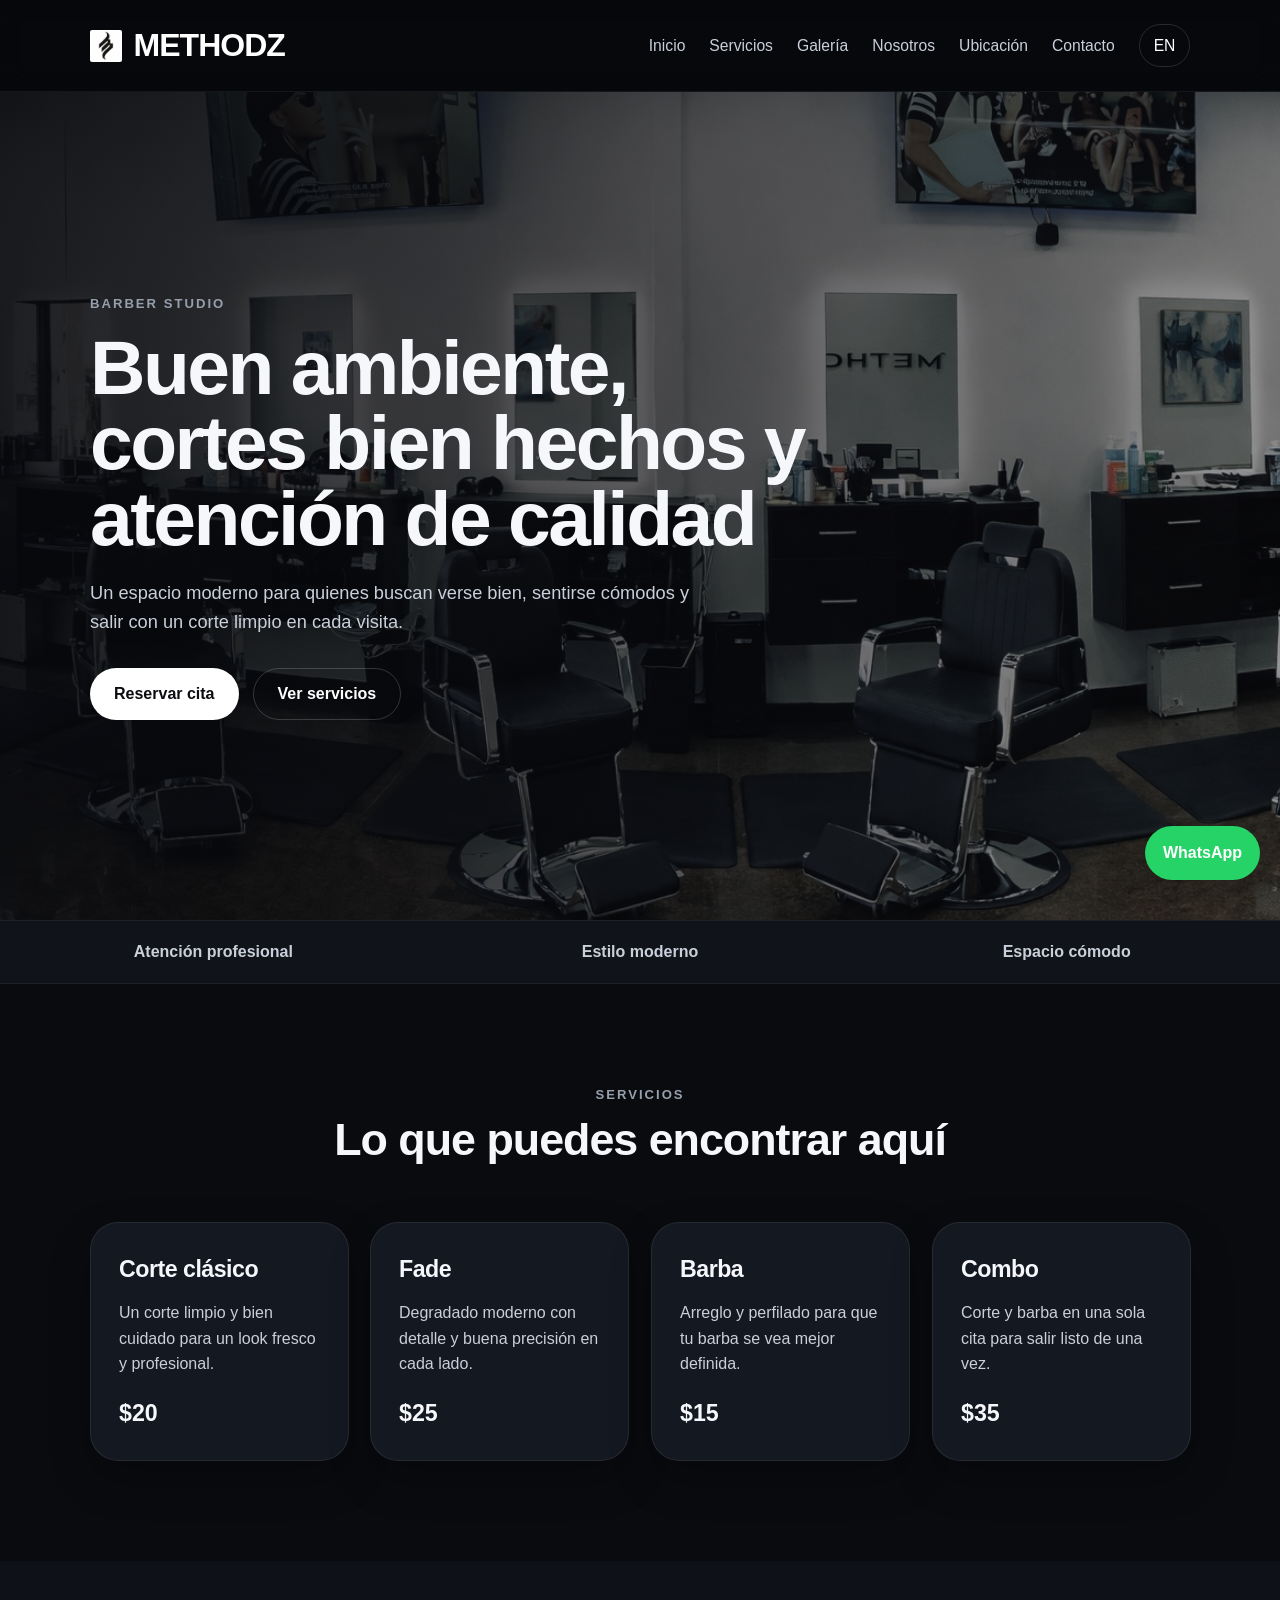
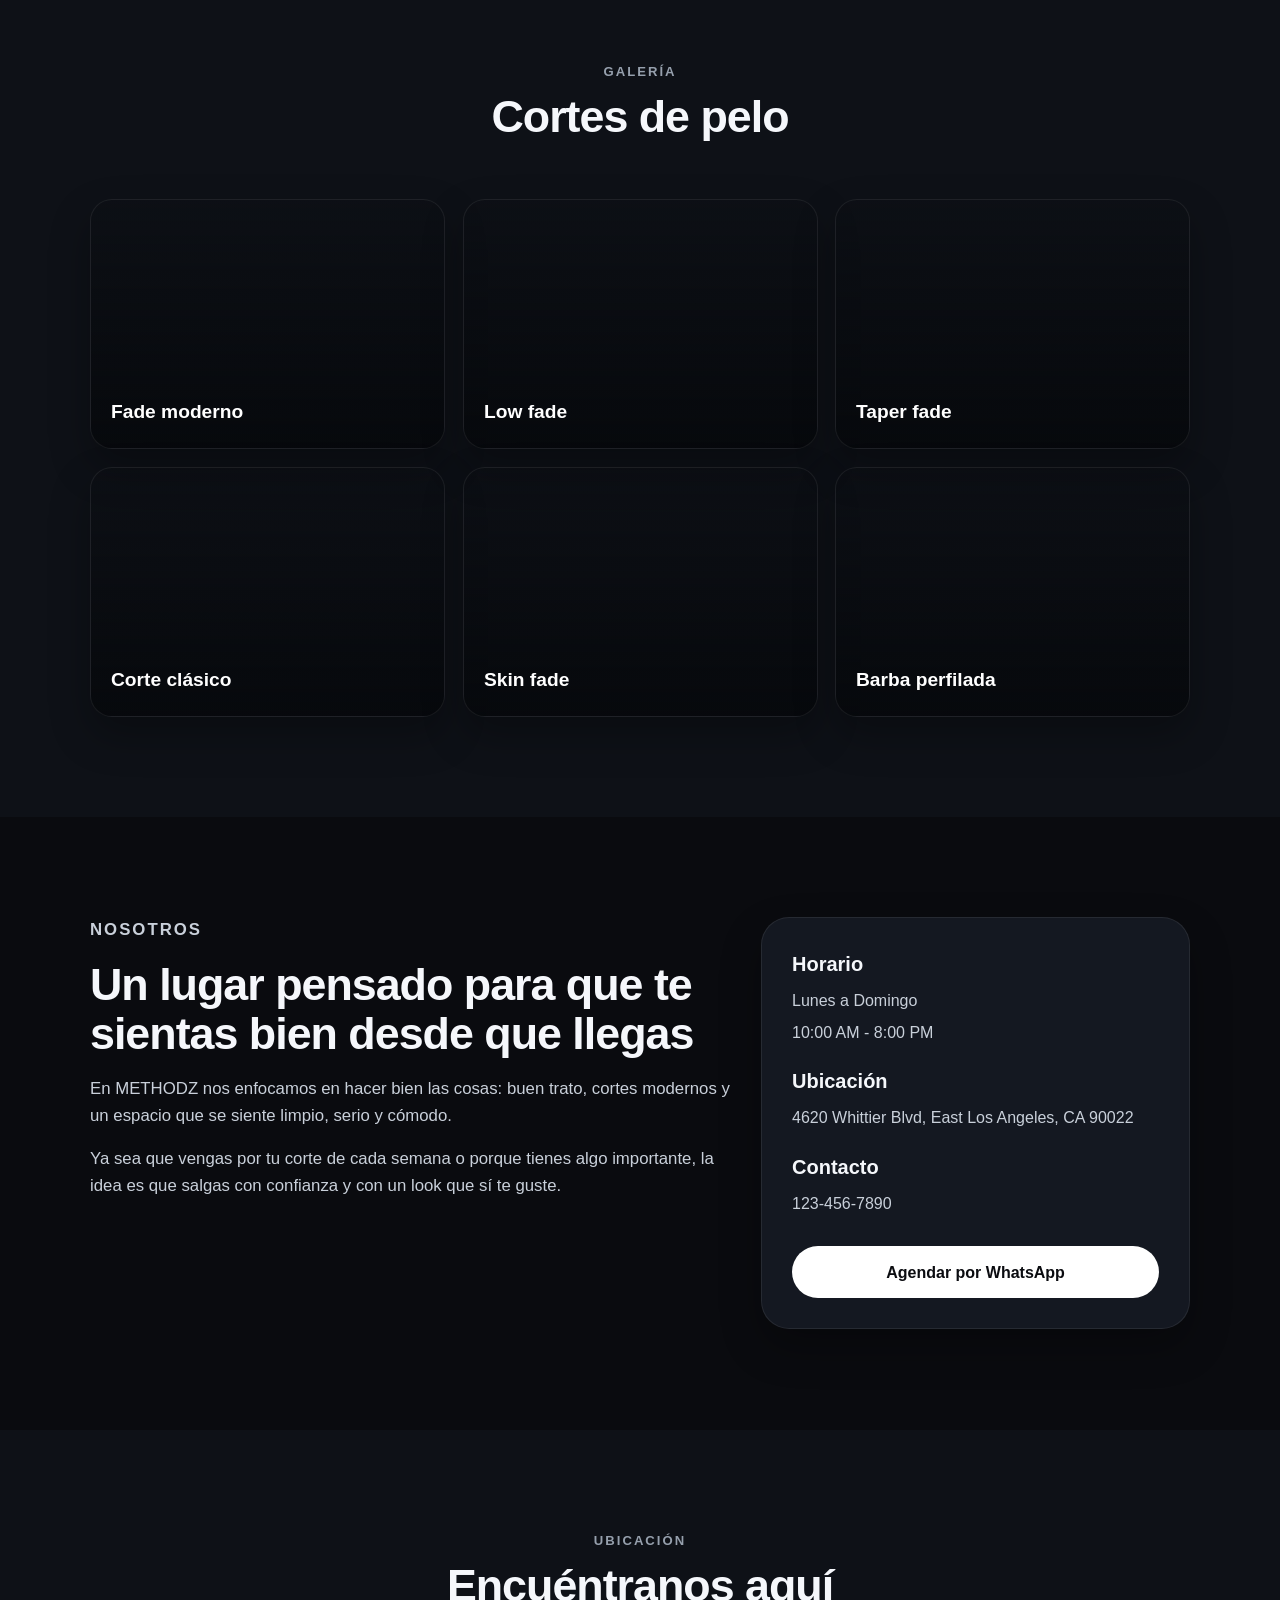
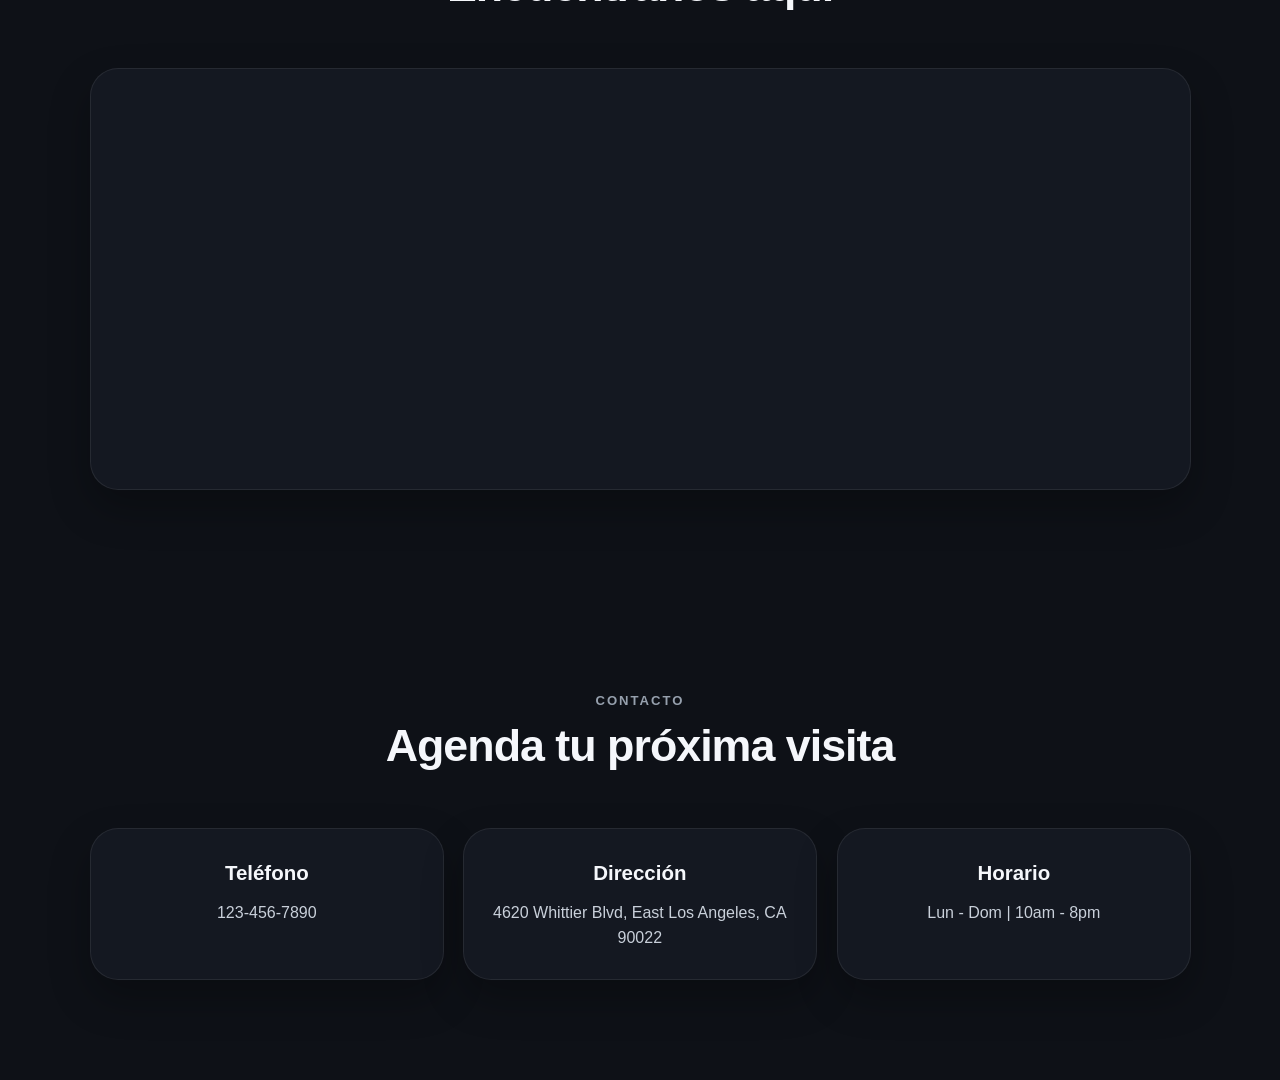
<file: index.html>
<!DOCTYPE html>
<html lang="es">
<head>
  <meta charset="UTF-8" />
  <meta name="viewport" content="width=device-width, initial-scale=1.0" />
  <meta name="description" content="METHODZ Barber Studio. Cortes modernos, atención profesional y un espacio premium en East Los Angeles." />
  <meta http-equiv="Content-Security-Policy" content="default-src 'self'; img-src 'self' https: data:; style-src 'self' 'unsafe-inline' https://fonts.googleapis.com; font-src 'self' https://fonts.gstatic.com data:; script-src 'self'; frame-src https://www.google.com https://maps.google.com; object-src 'none'; base-uri 'self'; form-action 'self'; frame-ancestors 'none'; upgrade-insecure-requests" />
  <meta http-equiv="Referrer-Policy" content="strict-origin-when-cross-origin" />
  <meta http-equiv="X-Content-Type-Options" content="nosniff" />
  <meta name="color-scheme" content="dark" />
  <title>METHODZ Barber Studio</title>

  <link rel="preconnect" href="https://fonts.googleapis.com" />
  <link rel="preconnect" href="https://fonts.gstatic.com" crossorigin />
  <link
    href="https://fonts.googleapis.com/css2?family=Inter:wght@400;500;600;700;800&display=swap"
    rel="stylesheet"
  />
  <link rel="stylesheet" href="styles.css" />
</head>
<body style="--hero-image: url('images/fondo-final.png');">
  <header class="header">
    <a href="#inicio" class="logo" aria-label="Ir al inicio de METHODZ">
      <img src="images/logo.jpg" alt="Logo de METHODZ" class="logo-img" />
      <span>METHODZ</span>
    </a>

    <button
      class="menu-toggle"
      type="button"
      aria-label="Abrir menú"
      aria-expanded="false"
      aria-controls="main-nav"
    >
      ☰
    </button>

    <nav class="nav" id="main-nav" aria-label="Navegación principal">
      <a href="#inicio">Inicio</a>
      <a href="#servicios">Servicios</a>
      <a href="#galeria">Galería</a>
      <a href="#nosotros">Nosotros</a>
      <a href="#mapa">Ubicación</a>
      <a href="#contacto">Contacto</a>
      <a href="en/index.html" class="lang-link">EN</a>
    </nav>
  </header>

  <main>
    <section id="inicio" class="hero">
      <div class="hero-overlay"></div>

      <div class="hero-content reveal">
        <p class="eyebrow">BARBER STUDIO</p>
        <h1>Buen ambiente, cortes bien hechos y atención de calidad</h1>
        <p class="hero-text">
          Un espacio moderno para quienes buscan verse bien, sentirse cómodos
          y salir con un corte limpio en cada visita.
        </p>

        <div class="hero-buttons">
          <a
            href="https://wa.me/13235551234"
            target="_blank"
            rel="noopener noreferrer"
            class="btn btn-primary"
          >
            Reservar cita
          </a>

          <a href="#servicios" class="btn btn-secondary">
            Ver servicios
          </a>
        </div>
      </div>
    </section>

    <section class="mini-bar reveal" aria-label="Puntos destacados">
      <div>Atención profesional</div>
      <div>Estilo moderno</div>
      <div>Espacio cómodo</div>
    </section>

    <section id="servicios" class="section">
      <div class="section-heading reveal">
        <p>Servicios</p>
        <h2>Lo que puedes encontrar aquí</h2>
      </div>

      <div class="services-grid">
        <article class="card reveal">
          <h3>Corte clásico</h3>
          <p>Un corte limpio y bien cuidado para un look fresco y profesional.</p>
          <span>$20</span>
        </article>

        <article class="card reveal">
          <h3>Fade</h3>
          <p>Degradado moderno con detalle y buena precisión en cada lado.</p>
          <span>$25</span>
        </article>

        <article class="card reveal">
          <h3>Barba</h3>
          <p>Arreglo y perfilado para que tu barba se vea mejor definida.</p>
          <span>$15</span>
        </article>

        <article class="card reveal">
          <h3>Combo</h3>
          <p>Corte y barba en una sola cita para salir listo de una vez.</p>
          <span>$35</span>
        </article>
      </div>
    </section>

    <section id="galeria" class="section alt-section">
      <div class="section-heading reveal">
        <p>Galería</p>
        <h2>Cortes de pelo</h2>
      </div>

      <div class="gallery-grid">
        <div class="gallery-item reveal" style="--card-image: url('https://images.unsplash.com/photo-1621605815971-fbc98d665033?auto=format&fit=crop&w=1200&q=80');">Fade moderno</div>
        <div class="gallery-item reveal" style="--card-image: url('https://images.unsplash.com/photo-1599351431202-1e0f0137899a?auto=format&fit=crop&w=1200&q=80');">Low fade</div>
        <div class="gallery-item reveal" style="--card-image: url('https://images.unsplash.com/photo-1517832606299-7ae9b720a186?auto=format&fit=crop&w=1200&q=80');">Taper fade</div>
        <div class="gallery-item reveal" style="--card-image: url('https://images.unsplash.com/photo-1503951914875-452162b0f3f1?auto=format&fit=crop&w=1200&q=80');">Corte clásico</div>
        <div class="gallery-item reveal" style="--card-image: url('https://images.unsplash.com/photo-1622286342621-4bd786c2447c?auto=format&fit=crop&w=1200&q=80');">Skin fade</div>
        <div class="gallery-item reveal" style="--card-image: url('https://images.unsplash.com/photo-1585747860715-2ba37e788b70?auto=format&fit=crop&w=1200&q=80');">Barba perfilada</div>
      </div>
    </section>

    <section id="nosotros" class="section">
      <div class="about-grid">
        <div class="about-text reveal">
          <p class="small-title">Nosotros</p>
          <h2>Un lugar pensado para que te sientas bien desde que llegas</h2>
          <p>
            En METHODZ nos enfocamos en hacer bien las cosas: buen trato,
            cortes modernos y un espacio que se siente limpio, serio y cómodo.
          </p>
          <p>
            Ya sea que vengas por tu corte de cada semana o porque tienes algo
            importante, la idea es que salgas con confianza y con un look que sí te guste.
          </p>
        </div>

        <aside class="info-card reveal">
          <h3>Horario</h3>
          <p>Lunes a Domingo</p>
          <p>10:00 AM - 8:00 PM</p>

          <h3>Ubicación</h3>
          <p>4620 Whittier Blvd, East Los Angeles, CA 90022</p>

          <h3>Contacto</h3>
          <p>123-456-7890</p>

          <a
            href="https://wa.me/13235551234"
            target="_blank"
            rel="noopener noreferrer"
            class="btn btn-primary full-btn"
          >
            Agendar por WhatsApp
          </a>
        </aside>
      </div>
    </section>

    <section id="mapa" class="section alt-section">
      <div class="section-heading reveal">
        <p>Ubicación</p>
        <h2>Encuéntranos aquí</h2>
      </div>

      <div class="map-card reveal">
        <iframe
          src="https://www.google.com/maps?q=4620+Whittier+Blvd,+East+Los+Angeles,+CA+90022&output=embed"
          loading="lazy"
          allowfullscreen
          referrerpolicy="no-referrer-when-downgrade"
          title="Mapa de METHODZ Barber Studio"
        ></iframe>
      </div>
    </section>

    <section id="contacto" class="section contact-section">
      <div class="section-heading reveal">
        <p>Contacto</p>
        <h2>Agenda tu próxima visita</h2>
      </div>

      <div class="contact-grid">
        <article class="contact-card reveal">
          <h3>Teléfono</h3>
          <p>123-456-7890</p>
        </article>

        <article class="contact-card reveal">
          <h3>Dirección</h3>
          <p>4620 Whittier Blvd, East Los Angeles, CA 90022</p>
        </article>

        <article class="contact-card reveal">
          <h3>Horario</h3>
          <p>Lun - Dom | 10am - 8pm</p>
        </article>
      </div>
    </section>
  </main>

  <a
    href="https://wa.me/13235551234"
    target="_blank"
    rel="noopener noreferrer"
    class="floating-btn"
    aria-label="Contactar por WhatsApp"
  >
    WhatsApp
  </a>

  <script src="script.js"></script>
</body>
</html>
</file>
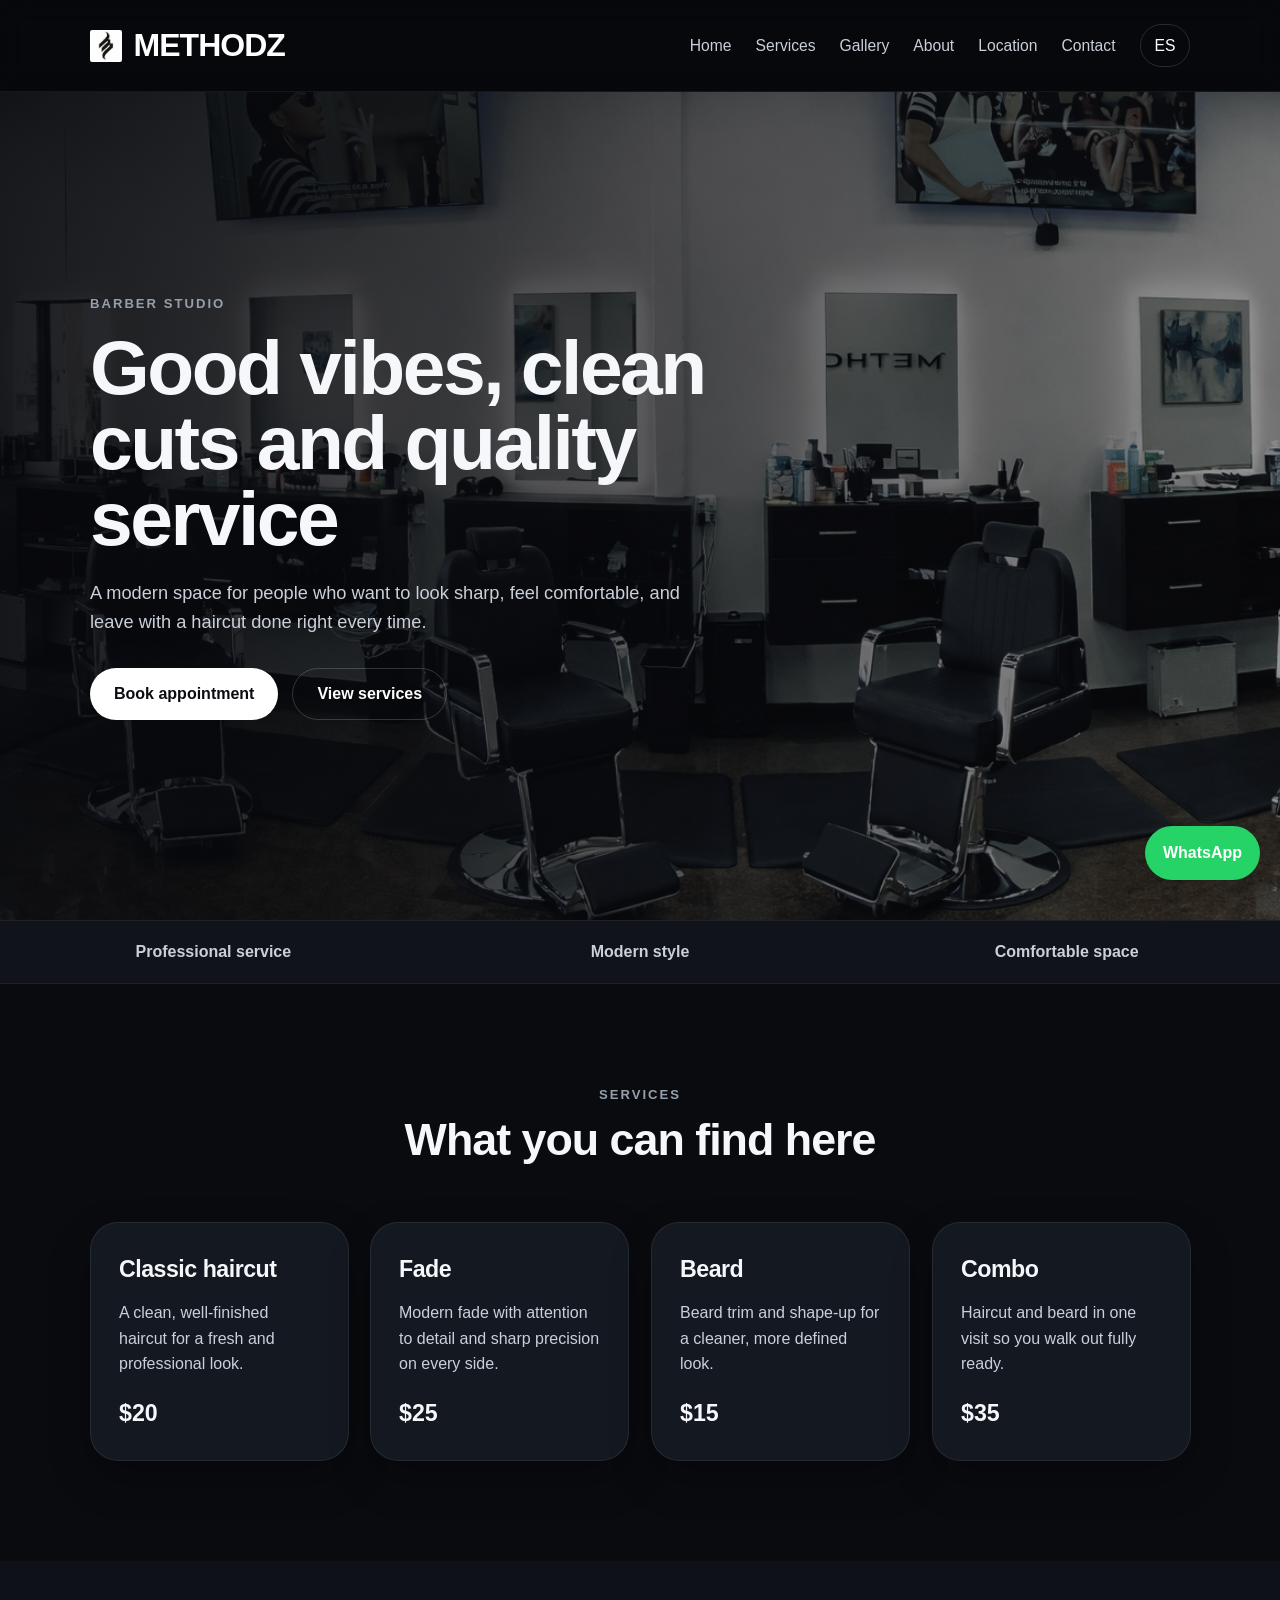
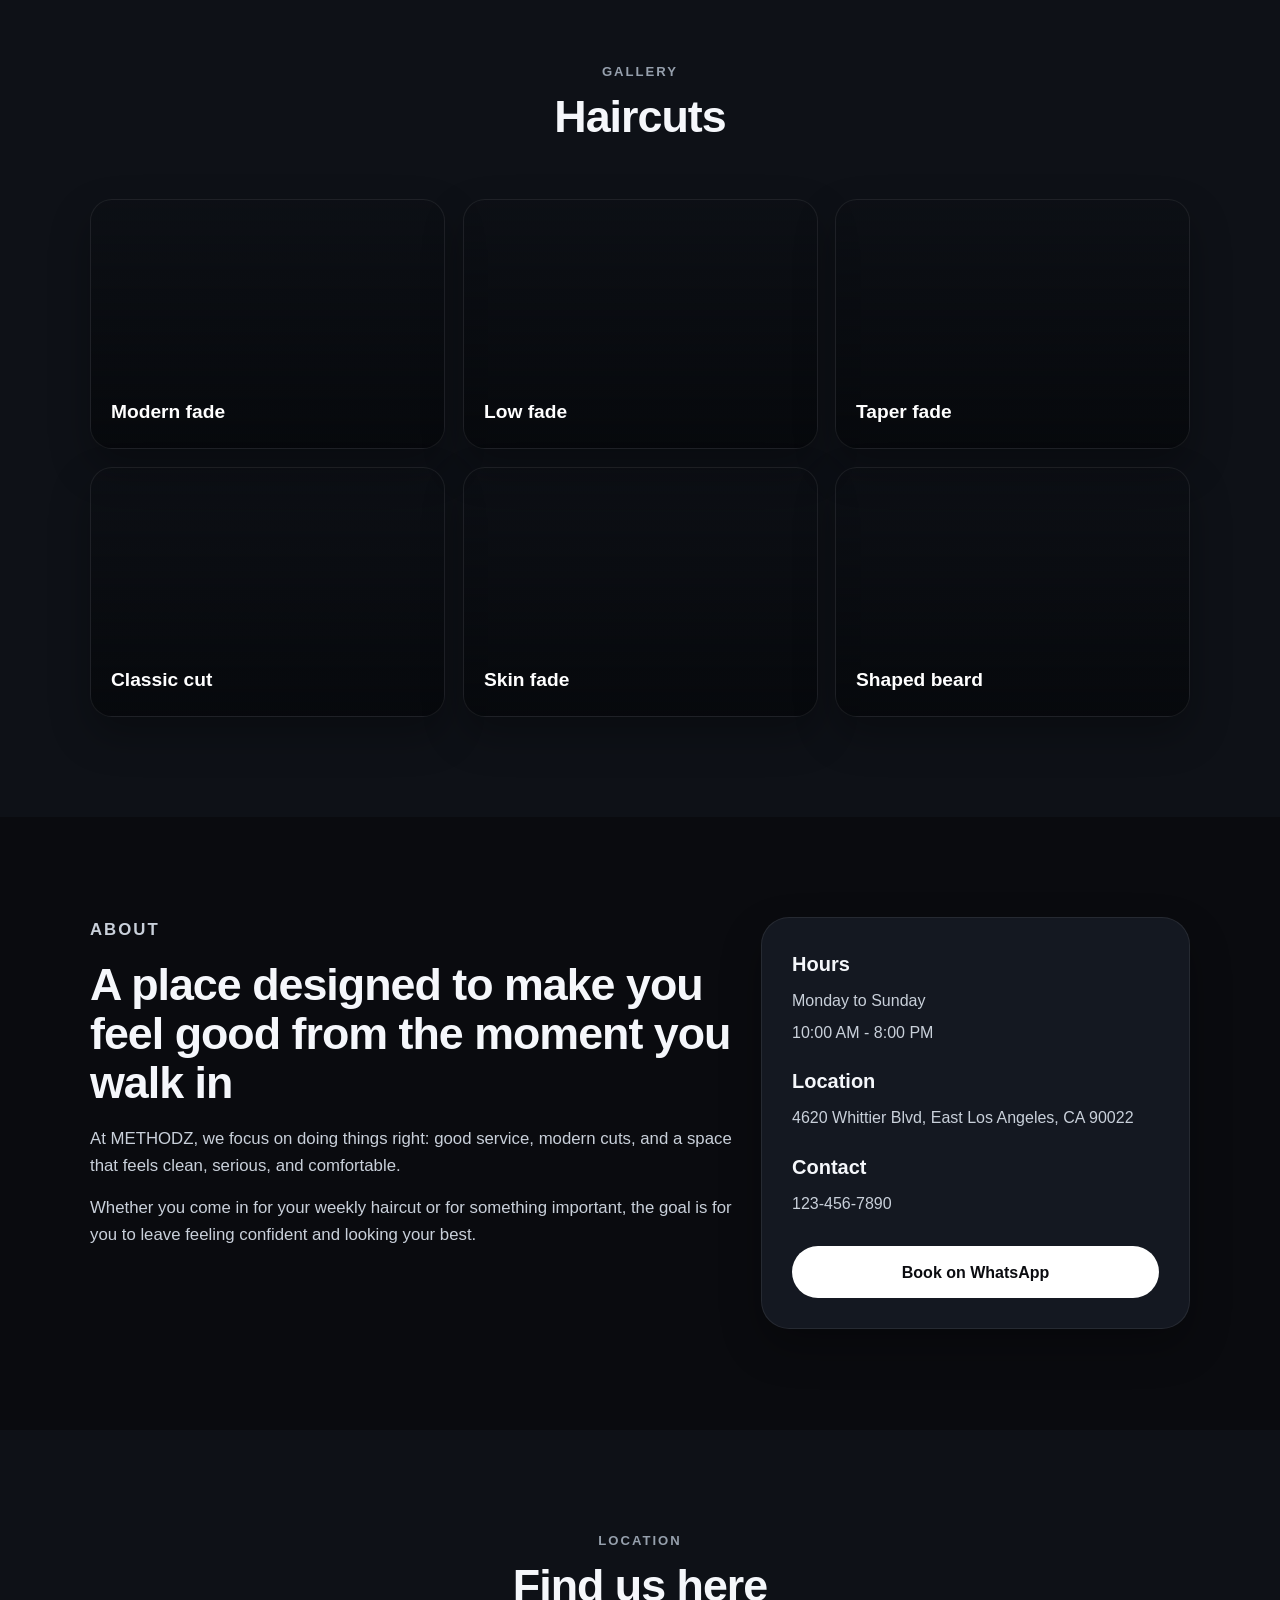
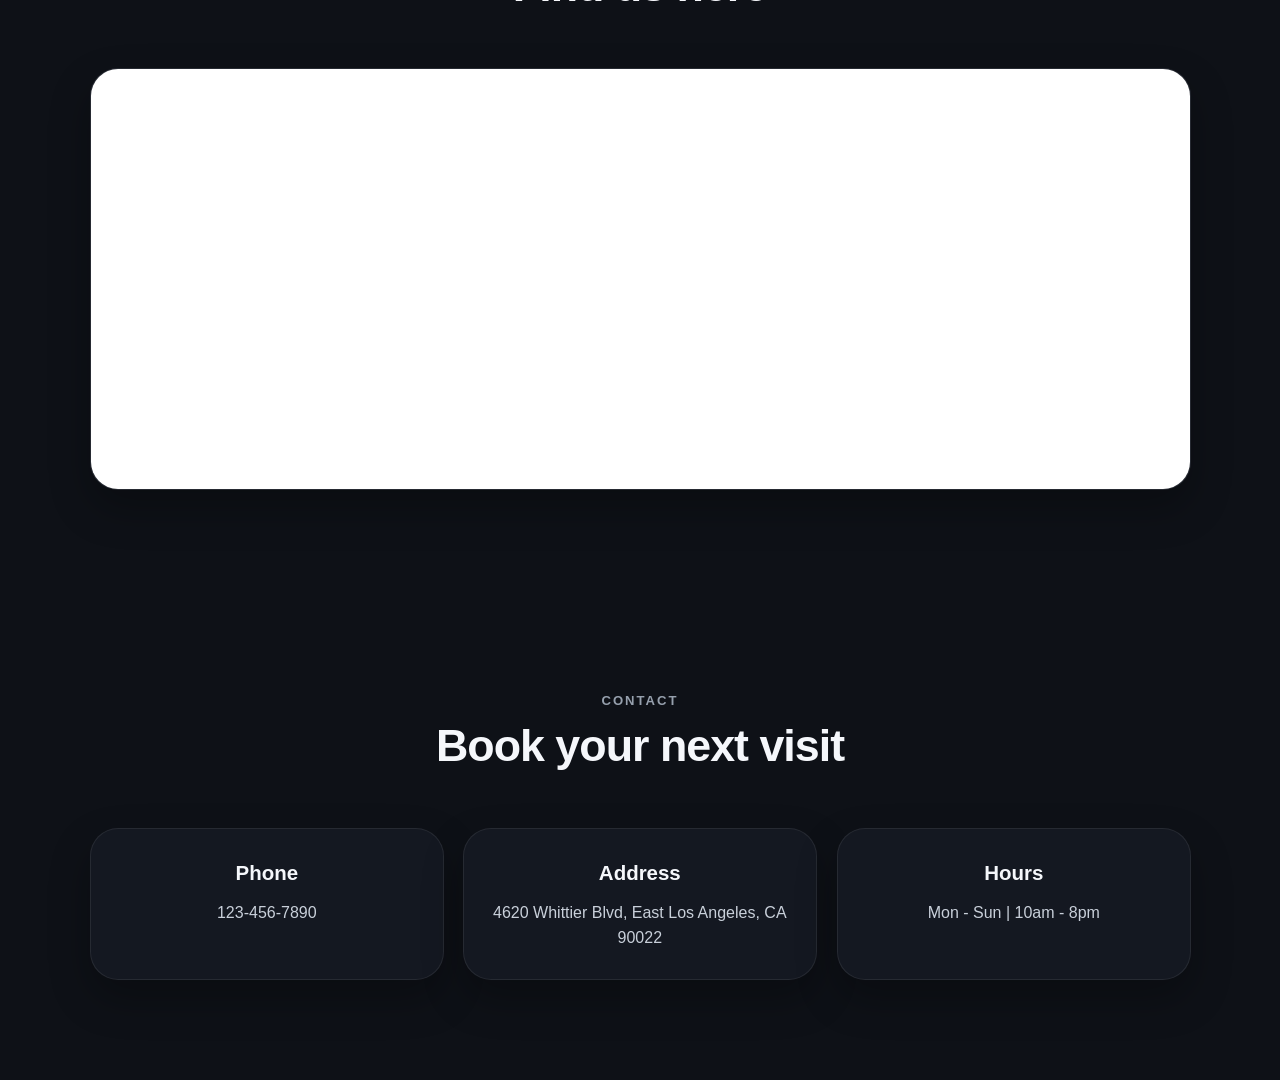
<file: en/index.html>
<!DOCTYPE html>
<html lang="en">
<head>
  <meta charset="UTF-8" />
  <meta name="viewport" content="width=device-width, initial-scale=1.0" />
  <meta name="description" content="METHODZ Barber Studio. Modern cuts, professional service, and a premium space in East Los Angeles." />
  <meta http-equiv="Content-Security-Policy" content="default-src 'self'; img-src 'self' https: data:; style-src 'self' 'unsafe-inline' https://fonts.googleapis.com; font-src 'self' https://fonts.gstatic.com data:; script-src 'self'; frame-src https://www.google.com https://maps.google.com; object-src 'none'; base-uri 'self'; form-action 'self'; frame-ancestors 'none'; upgrade-insecure-requests" />
  <meta http-equiv="Referrer-Policy" content="strict-origin-when-cross-origin" />
  <meta http-equiv="X-Content-Type-Options" content="nosniff" />
  <meta name="color-scheme" content="dark" />
  <title>METHODZ Barber Studio</title>

  <link rel="preconnect" href="https://fonts.googleapis.com" />
  <link rel="preconnect" href="https://fonts.gstatic.com" crossorigin />
  <link
    href="https://fonts.googleapis.com/css2?family=Inter:wght@400;500;600;700;800&display=swap"
    rel="stylesheet"
  />
  <link rel="stylesheet" href="../styles.css" />
</head>
<body>
  <header class="header">
    <a href="#home" class="logo" aria-label="Go to METHODZ home">
      <img src="../images/logo.jpg" alt="METHODZ logo" class="logo-img" />
      <span>METHODZ</span>
    </a>

    <button
      class="menu-toggle"
      type="button"
      aria-label="Open menu"
      aria-expanded="false"
      aria-controls="main-nav"
    >
      ☰
    </button>

    <nav class="nav" id="main-nav" aria-label="Main navigation">
      <a href="#home">Home</a>
      <a href="#services">Services</a>
      <a href="#gallery">Gallery</a>
      <a href="#about">About</a>
      <a href="#map">Location</a>
      <a href="#contact">Contact</a>
      <a href="../index.html" class="lang-link">ES</a>
    </nav>
  </header>

  <main>
    <section id="home" class="hero" style="background-image: url('../images/fondo-final.png');">
      <div class="hero-overlay"></div>

      <div class="hero-content reveal">
        <p class="eyebrow">BARBER STUDIO</p>
        <h1>Good vibes, clean cuts and quality service</h1>
        <p class="hero-text">
          A modern space for people who want to look sharp, feel comfortable,
          and leave with a haircut done right every time.
        </p>

        <div class="hero-buttons">
          <a
            href="https://wa.me/13235551234"
            target="_blank"
            rel="noopener noreferrer"
            class="btn btn-primary"
          >
            Book appointment
          </a>

          <a href="#services" class="btn btn-secondary">
            View services
          </a>
        </div>
      </div>
    </section>

    <section class="mini-bar reveal" aria-label="Highlights">
      <div>Professional service</div>
      <div>Modern style</div>
      <div>Comfortable space</div>
    </section>

    <section id="services" class="section">
      <div class="section-heading reveal">
        <p>Services</p>
        <h2>What you can find here</h2>
      </div>

      <div class="services-grid">
        <article class="card reveal">
          <h3>Classic haircut</h3>
          <p>A clean, well-finished haircut for a fresh and professional look.</p>
          <span>$20</span>
        </article>

        <article class="card reveal">
          <h3>Fade</h3>
          <p>Modern fade with attention to detail and sharp precision on every side.</p>
          <span>$25</span>
        </article>

        <article class="card reveal">
          <h3>Beard</h3>
          <p>Beard trim and shape-up for a cleaner, more defined look.</p>
          <span>$15</span>
        </article>

        <article class="card reveal">
          <h3>Combo</h3>
          <p>Haircut and beard in one visit so you walk out fully ready.</p>
          <span>$35</span>
        </article>
      </div>
    </section>

    <section id="gallery" class="section alt-section">
      <div class="section-heading reveal">
        <p>Gallery</p>
        <h2>Haircuts</h2>
      </div>

      <div class="gallery-grid">
        <div class="gallery-item reveal" style="--card-image: url('https://images.unsplash.com/photo-1621605815971-fbc98d665033?auto=format&fit=crop&w=1200&q=80');">Modern fade</div>
        <div class="gallery-item reveal" style="--card-image: url('https://images.unsplash.com/photo-1599351431202-1e0f0137899a?auto=format&fit=crop&w=1200&q=80');">Low fade</div>
        <div class="gallery-item reveal" style="--card-image: url('https://images.unsplash.com/photo-1517832606299-7ae9b720a186?auto=format&fit=crop&w=1200&q=80');">Taper fade</div>
        <div class="gallery-item reveal" style="--card-image: url('https://images.unsplash.com/photo-1503951914875-452162b0f3f1?auto=format&fit=crop&w=1200&q=80');">Classic cut</div>
        <div class="gallery-item reveal" style="--card-image: url('https://images.unsplash.com/photo-1622286342621-4bd786c2447c?auto=format&fit=crop&w=1200&q=80');">Skin fade</div>
        <div class="gallery-item reveal" style="--card-image: url('https://images.unsplash.com/photo-1585747860715-2ba37e788b70?auto=format&fit=crop&w=1200&q=80');">Shaped beard</div>
      </div>
    </section>

    <section id="about" class="section">
      <div class="about-grid">
        <div class="about-text reveal">
          <p class="small-title">About</p>
          <h2>A place designed to make you feel good from the moment you walk in</h2>
          <p>
            At METHODZ, we focus on doing things right: good service,
            modern cuts, and a space that feels clean, serious, and comfortable.
          </p>
          <p>
            Whether you come in for your weekly haircut or for something important,
            the goal is for you to leave feeling confident and looking your best.
          </p>
        </div>

        <aside class="info-card reveal">
          <h3>Hours</h3>
          <p>Monday to Sunday</p>
          <p>10:00 AM - 8:00 PM</p>

          <h3>Location</h3>
          <p>4620 Whittier Blvd, East Los Angeles, CA 90022</p>

          <h3>Contact</h3>
          <p>123-456-7890</p>

          <a
            href="https://wa.me/13235551234"
            target="_blank"
            rel="noopener noreferrer"
            class="btn btn-primary full-btn"
          >
            Book on WhatsApp
          </a>
        </aside>
      </div>
    </section>

    <section id="map" class="section alt-section">
      <div class="section-heading reveal">
        <p>Location</p>
        <h2>Find us here</h2>
      </div>

      <div class="map-card reveal">
        <iframe
          src="https://www.google.com/maps?q=4620+Whittier+Blvd,+East+Los+Angeles,+CA+90022&output=embed"
          loading="lazy"
          allowfullscreen
          referrerpolicy="no-referrer-when-downgrade"
          title="Map of METHODZ Barber Studio"
        ></iframe>
      </div>
    </section>

    <section id="contact" class="section contact-section">
      <div class="section-heading reveal">
        <p>Contact</p>
        <h2>Book your next visit</h2>
      </div>

      <div class="contact-grid">
        <article class="contact-card reveal">
          <h3>Phone</h3>
          <p>123-456-7890</p>
        </article>

        <article class="contact-card reveal">
          <h3>Address</h3>
          <p>4620 Whittier Blvd, East Los Angeles, CA 90022</p>
        </article>

        <article class="contact-card reveal">
          <h3>Hours</h3>
          <p>Mon - Sun | 10am - 8pm</p>
        </article>
      </div>
    </section>
  </main>

  <a
    href="https://wa.me/13235551234"
    target="_blank"
    rel="noopener noreferrer"
    class="floating-btn"
    aria-label="Contact on WhatsApp"
  >
    WhatsApp
  </a>

  <script src="../script.js"></script>
</body>
</html>
</file>
<file: styles.css>
:root {
  --bg: #0a0b0f;
  --bg-soft: #101218;
  --card: #141821;
  --card-border: rgba(255, 255, 255, 0.08);
  --text: #f5f7fb;
  --text-soft: #c9d0da;
  --text-muted: #96a0ad;
  --white: #ffffff;
  --accent: #25d366;
  --shadow: 0 18px 40px rgba(0, 0, 0, 0.28);
  --radius-xl: 28px;
  --radius-lg: 22px;
  --radius-pill: 999px;
}

* {
  margin: 0;
  padding: 0;
  box-sizing: border-box;
}

html {
  scroll-behavior: smooth;
}

body {
  font-family: "Inter", Arial, sans-serif;
  background: var(--bg);
  color: var(--text);
  line-height: 1.6;
  overflow-x: hidden;
}

img {
  max-width: 100%;
  display: block;
}

a {
  color: inherit;
  text-decoration: none;
}

/* HEADER */
.header {
  position: sticky;
  top: 0;
  z-index: 1000;
  width: 100%;
  display: flex;
  justify-content: space-between;
  align-items: center;
  padding: 20px 7%;
  background: rgba(7, 8, 12, 0.82);
  backdrop-filter: blur(12px);
  border-bottom: 1px solid rgba(255, 255, 255, 0.06);
}

.logo {
  display: flex;
  align-items: center;
  gap: 12px;
  font-size: 2rem;
  font-weight: 800;
  letter-spacing: -1px;
  color: var(--white);
}

.logo-img {
  height: 1em;
  width: auto;
  object-fit: contain;
  border-radius: 2px;
}

.nav {
  display: flex;
  align-items: center;
  gap: 24px;
}

.nav a {
  color: var(--text-soft);
  font-size: 0.98rem;
  transition: color 0.2s ease, transform 0.2s ease;
}

.nav a:hover,
.nav a:focus-visible {
  color: var(--white);
  transform: translateY(-1px);
}

.lang-link {
  border: 1px solid rgba(255, 255, 255, 0.14);
  padding: 8px 14px;
  border-radius: 999px;
  color: var(--white) !important;
}

.menu-toggle {
  display: none;
  background: transparent;
  border: 1px solid rgba(255, 255, 255, 0.12);
  color: var(--white);
  border-radius: 12px;
  padding: 10px 14px;
  font-size: 1rem;
  cursor: pointer;
}

/* HERO */
.hero {
  position: relative;
  min-height: 92vh;
  display: flex;
  align-items: center;
  padding: 0 7%;
  background-image: url("images/fondo-final.png");
  background-position: center 65%;
  background-repeat: no-repeat;
  background-size: 132%;
}

.hero-overlay {
  position: absolute;
  inset: 0;
  background: linear-gradient(
    90deg,
    rgba(7, 8, 12, 0.90) 0%,
    rgba(7, 8, 12, 0.70) 38%,
    rgba(7, 8, 12, 0.40) 100%
  );
}

.hero-content {
  position: relative;
  z-index: 2;
  max-width: 760px;
}

.eyebrow {
  font-size: 0.82rem;
  letter-spacing: 2px;
  text-transform: uppercase;
  color: var(--text-muted);
  margin-bottom: 16px;
  font-weight: 700;
}

.hero h1 {
  font-size: clamp(2.8rem, 6vw, 4.8rem);
  line-height: 0.98;
  letter-spacing: -2.5px;
  margin-bottom: 22px;
  max-width: 760px;
}

.hero-text {
  max-width: 610px;
  color: var(--text-soft);
  font-size: 1.14rem;
  margin-bottom: 32px;
}

.hero-buttons {
  display: flex;
  flex-wrap: wrap;
  gap: 14px;
}

/* BOTONES */
.btn {
  display: inline-flex;
  align-items: center;
  justify-content: center;
  min-height: 52px;
  padding: 0 24px;
  border-radius: var(--radius-pill);
  font-weight: 700;
  transition:
    transform 0.25s ease,
    background 0.25s ease,
    border-color 0.25s ease,
    box-shadow 0.25s ease;
}

.btn:hover,
.btn:focus-visible {
  transform: translateY(-3px);
  box-shadow: 0 12px 25px rgba(0, 0, 0, 0.18);
}

.btn-primary {
  background: var(--white);
  color: #0b0c10;
}

.btn-primary:hover,
.btn-primary:focus-visible {
  background: #e9edf2;
}

.btn-secondary {
  background: transparent;
  color: var(--white);
  border: 1px solid rgba(255, 255, 255, 0.18);
}

.btn-secondary:hover,
.btn-secondary:focus-visible {
  background: rgba(255, 255, 255, 0.08);
}

.full-btn {
  width: 100%;
  margin-top: 24px;
}

/* MINI BAR */
.mini-bar {
  display: grid;
  grid-template-columns: repeat(3, 1fr);
  background: #10131a;
  border-top: 1px solid rgba(255, 255, 255, 0.06);
  border-bottom: 1px solid rgba(255, 255, 255, 0.06);
}

.mini-bar div {
  text-align: center;
  padding: 18px;
  color: var(--text-soft);
  font-weight: 600;
}

/* SECTIONS */
.section {
  padding: 100px 7%;
}

.alt-section {
  background: #0e1117;
}

.section-heading {
  max-width: 760px;
  margin: 0 auto 58px;
  text-align: center;
}

.section-heading p {
  font-size: 0.82rem;
  letter-spacing: 2px;
  text-transform: uppercase;
  color: var(--text-muted);
  margin-bottom: 10px;
  font-weight: 700;
}

.section-heading h2 {
  font-size: clamp(2rem, 4vw, 2.8rem);
  letter-spacing: -1px;
  line-height: 1.1;
}

/* SERVICES */
.services-grid {
  display: grid;
  grid-template-columns: repeat(4, 1fr);
  gap: 22px;
}

.card {
  background: var(--card);
  border: 1px solid var(--card-border);
  border-radius: var(--radius-xl);
  padding: 28px;
  box-shadow: var(--shadow);
  transition:
    transform 0.25s ease,
    border-color 0.25s ease,
    box-shadow 0.25s ease;
}

.card:hover,
.card:focus-within {
  transform: translateY(-6px);
  border-color: rgba(255, 255, 255, 0.15);
  box-shadow: 0 24px 45px rgba(0, 0, 0, 0.3);
}

.card h3 {
  font-size: 1.45rem;
  margin-bottom: 12px;
  letter-spacing: -0.5px;
}

.card p {
  color: var(--text-soft);
  margin-bottom: 18px;
  min-height: 76px;
}

.card span {
  display: inline-block;
  font-size: 1.45rem;
  font-weight: 800;
}

/* GALLERY */
.gallery-grid {
  display: grid;
  grid-template-columns: repeat(3, 1fr);
  gap: 18px;
}

.gallery-item {
  min-height: 250px;
  border-radius: var(--radius-lg);
  padding: 20px;
  display: flex;
  align-items: end;
  font-size: 1.2rem;
  font-weight: 700;
  color: var(--white);
  border: 1px solid rgba(255, 255, 255, 0.07);
  background-image:
    linear-gradient(to top, rgba(5, 7, 10, 0.78), rgba(5, 7, 10, 0.12)),
    var(--card-image);
  background-size: cover;
  background-position: center;
  background-repeat: no-repeat;
  box-shadow: var(--shadow);
  transition: transform 0.3s ease, filter 0.3s ease;
}

.gallery-item:hover {
  transform: translateY(-6px) scale(1.01);
  filter: brightness(1.05);
}

/* ABOUT */
.about-grid {
  display: grid;
  grid-template-columns: 1.35fr 0.9fr;
  gap: 28px;
  align-items: start;
}

.small-title {
  font-size: 0.82rem;
  letter-spacing: 2px;
  text-transform: uppercase;
  color: var(--text-muted);
  margin-bottom: 12px;
  font-weight: 700;
}

.about-text h2 {
  font-size: clamp(2rem, 4vw, 2.8rem);
  letter-spacing: -1px;
  line-height: 1.1;
  margin-bottom: 18px;
}

.about-text p {
  color: var(--text-soft);
  margin-bottom: 16px;
  font-size: 1.05rem;
  max-width: 760px;
}

.info-card {
  background: var(--card);
  border: 1px solid var(--card-border);
  border-radius: var(--radius-xl);
  padding: 30px;
  box-shadow: var(--shadow);
}

.info-card h3 {
  font-size: 1.25rem;
  margin: 20px 0 8px;
}

.info-card h3:first-child {
  margin-top: 0;
}

.info-card p {
  color: var(--text-soft);
  margin-bottom: 6px;
}

/* MAP */
.map-card {
  border-radius: var(--radius-xl);
  overflow: hidden;
  border: 1px solid var(--card-border);
  box-shadow: var(--shadow);
  background: var(--card);
}

.map-card iframe {
  width: 100%;
  height: 420px;
  border: 0;
  display: block;
}

/* CONTACT */
.contact-section {
  background: #0e1117;
}

.contact-grid {
  display: grid;
  grid-template-columns: repeat(3, 1fr);
  gap: 20px;
}

.contact-card {
  background: var(--card);
  border: 1px solid var(--card-border);
  border-radius: var(--radius-xl);
  padding: 28px;
  text-align: center;
  box-shadow: var(--shadow);
  transition: transform 0.25s ease, border-color 0.25s ease;
}

.contact-card:hover {
  transform: translateY(-5px);
  border-color: rgba(255, 255, 255, 0.14);
}

.contact-card h3 {
  font-size: 1.28rem;
  margin-bottom: 10px;
}

.contact-card p {
  color: var(--text-soft);
}

/* FLOATING BUTTON */
.floating-btn {
  position: fixed;
  right: 20px;
  bottom: 20px;
  z-index: 1100;
  background: var(--accent);
  color: var(--white);
  padding: 14px 18px;
  border-radius: var(--radius-pill);
  font-weight: 800;
  box-shadow: 0 12px 30px rgba(0, 0, 0, 0.28);
  transition: transform 0.2s ease, filter 0.2s ease;
}

.floating-btn:hover,
.floating-btn:focus-visible {
  transform: translateY(-2px);
  filter: brightness(1.05);
}

/* ANIMATION */
.reveal {
  opacity: 0;
  transform: translateY(26px);
  transition: opacity 0.8s ease, transform 0.8s ease;
  will-change: opacity, transform;
}

.reveal.visible {
  opacity: 1;
  transform: translateY(0);
}

/* TABLET */
@media (max-width: 1100px) {
  .services-grid,
  .gallery-grid,
  .contact-grid,
  .about-grid,
  .mini-bar {
    grid-template-columns: 1fr 1fr;
  }

  .nav {
    gap: 18px;
  }

  .hero {
    background-size: cover;
    background-position: center 24%;
  }
}

/* MOBILE */
@media (max-width: 768px) {
  .header {
    padding: 16px 5%;
    flex-wrap: wrap;
    gap: 14px;
  }

  .menu-toggle {
    display: inline-flex;
  }

  .nav {
    display: none;
    width: 100%;
    flex-direction: column;
    align-items: flex-start;
    gap: 14px;
    padding-top: 8px;
  }

  .nav.open {
    display: flex;
  }

  .hero {
    min-height: 82vh;
    padding: 0 5%;
    text-align: left;
    background-size: 165%;
    background-position: center 65%;
  }

  .hero-overlay {
    background: rgba(7, 8, 12, 0.72);
  }

  .hero h1 {
    font-size: clamp(2.1rem, 9vw, 3.4rem);
    line-height: 0.98;
  }

  .hero-text {
    font-size: 1rem;
  }

  .hero-buttons {
    justify-content: flex-start;
  }

  .section {
    padding: 82px 5%;
  }

  .services-grid,
  .gallery-grid,
  .contact-grid,
  .about-grid,
  .mini-bar {
    grid-template-columns: 1fr;
  }

  .mini-bar div {
    padding: 16px;
  }

  .logo {
    font-size: 1.75rem;
  }

  .map-card iframe {
    height: 340px;
  }

  .floating-btn {
    bottom: 18px;
    right: 18px;
  }
}
</file>
